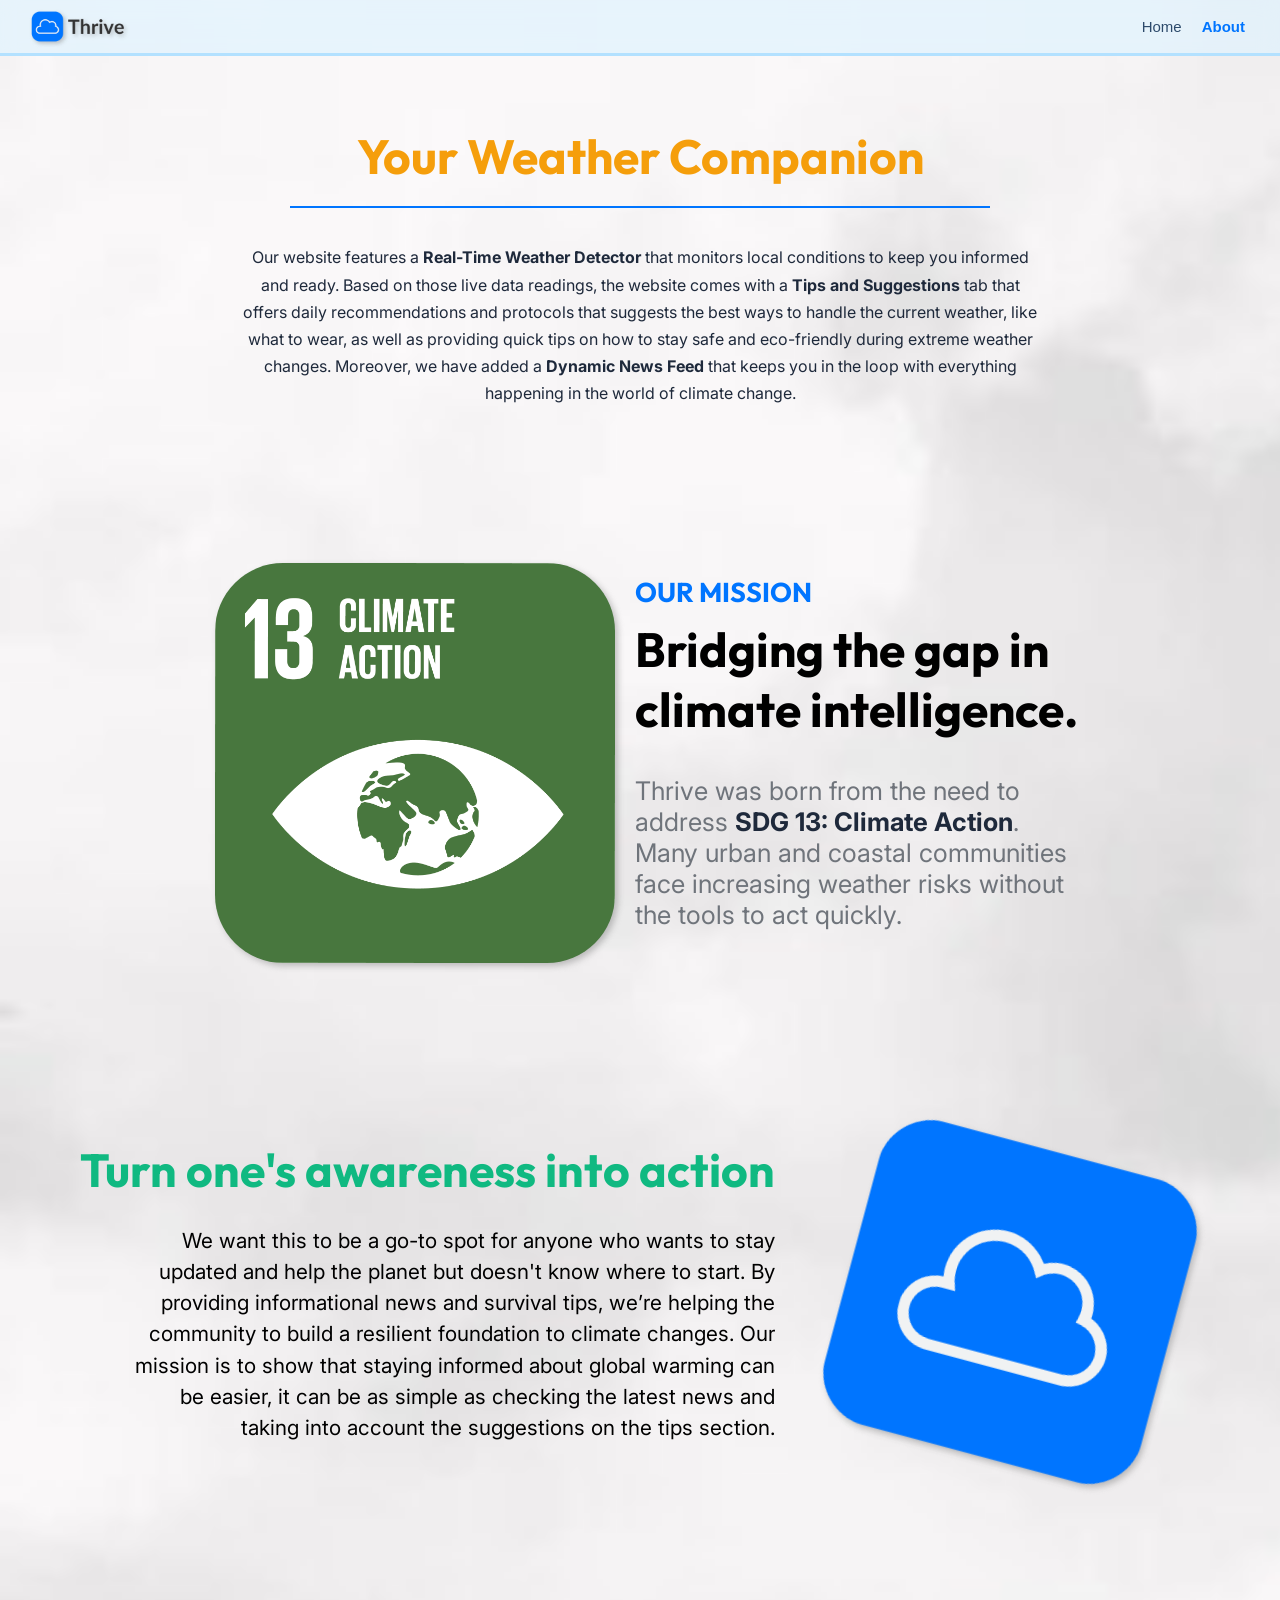
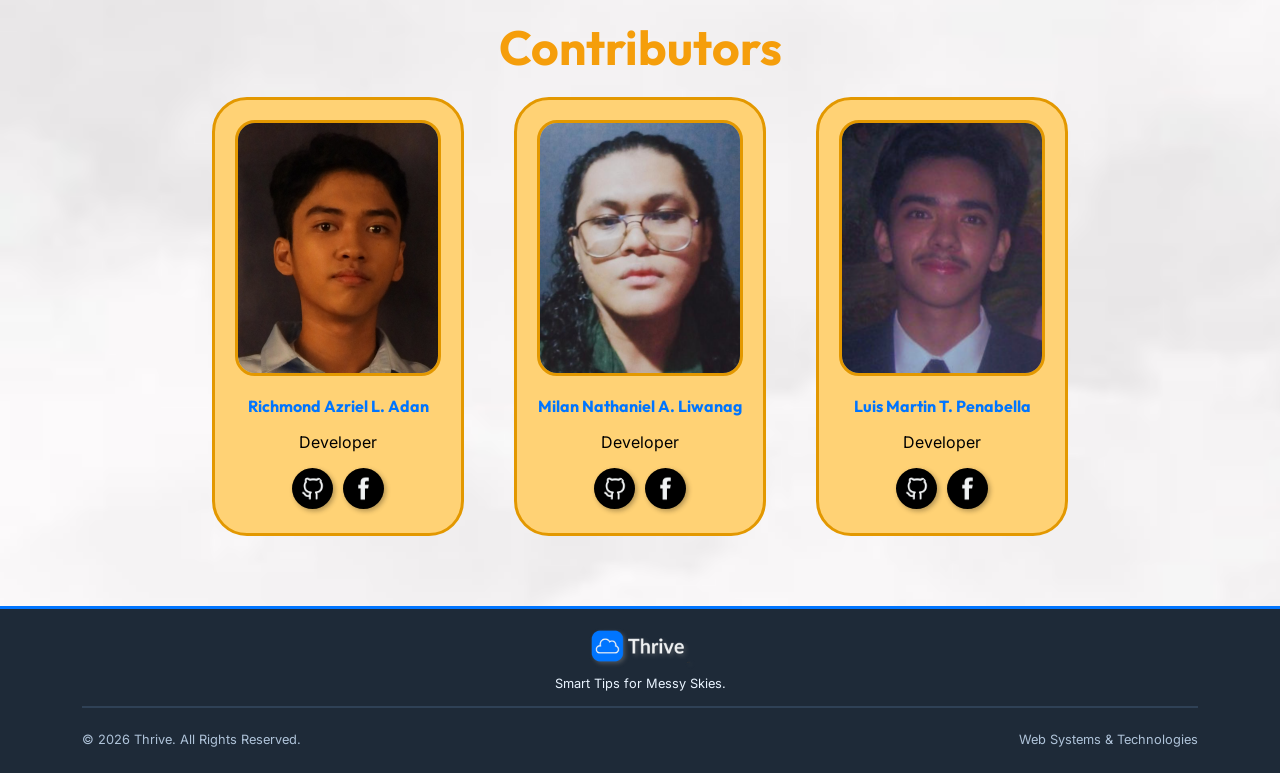
<file: about.html>
<!DOCTYPE html>
<html lang="en">
<head>
    <meta charset="UTF-8">
    <meta name="viewport" content="width=device-width, initial-scale=1.0">
    <title>Thrive | Your Weather Companion</title>
    <link rel="stylesheet" href="about_style.css">
    <link rel="icon" type="image/png" href="assets/icons/Logo.png">
    <link rel="preconnect" href="https://fonts.googleapis.com">
    <link rel="preconnect" href="https://fonts.gstatic.com" crossorigin>
    <link href="https://fonts.googleapis.com/css2?family=Outfit:wght@100..900&display=swap" rel="stylesheet">
    <link href="https://fonts.googleapis.com/css2?family=Inter:ital,opsz,wght@0,14..32,100..900;1,14..32,100..900&family=Outfit:wght@100..900&display=swap" rel="stylesheet">
</head>
<body>
    <nav class= "navbar">
        <a href="index.html"><img src="assets/icons/Thrive.png" alt="Thrive Logo" class="logo"></a>

        <div class="nav-links">
            <a href="index.html">Home</a>
            <a href="about.html" class="active">About</a>
        </div>
    </nav>

    <main>
        <div class="container">
            <div class="card" id="about-website">
                <h1>Your Weather Companion</h1>
                <hr>
                <p>Our website features a <strong>Real-Time Weather Detector</strong> that monitors local conditions to keep you informed and ready. Based on those live data readings, the website comes with a <strong>Tips and Suggestions</strong> tab that offers daily recommendations and protocols that suggests the best ways to handle the current weather, like what to wear, as well as providing quick tips on how to stay safe and eco-friendly during extreme weather changes. Moreover, we have added a <strong>Dynamic News Feed</strong> that keeps you in the loop with everything happening in the world of climate change.</p>
            </div>

            <div class="card" id="problem">
                    <a href="https://sdgs.un.org/goals/goal13" target="_blank"><img src="assets/icons/SDG13.png" alt="SDG 13" class="problem-image"></a>
                    
                    <div class="problem-info">
                        <h3>Our Mission</h3>
                        <h2>Bridging the gap in climate intelligence.</h2>
                        <p>Thrive was born from the need to address <strong>SDG 13: Climate Action</strong>. Many urban and coastal communities face increasing weather risks without the tools to act quickly.</p>
                    </div>    
            </div>
            
            <div class="card" id="purpose">
                <div class="purpose-info">
                    <h2>Turn one's awareness into action</h2>
                    <p>We want this to be a go-to spot for anyone who wants to stay updated and help the planet but doesn't know where to start. By providing informational news and survival tips, we’re helping the community to build a resilient foundation to climate changes. Our mission is to show that staying informed about global warming can be easier, it can be as simple as checking the latest news and taking into account the suggestions on the tips section.</p>
                </div>

                <img src="assets/icons/Logo.png" alt="Thrive-Logo" class="purpose-image">
            </div>

            <div class="card" id="about-us">
                <h1>Contributors</h1>

                <div class="members">
                    <div class="member-card">
                        <img src="assets/members/rich.png" alt="Adan Background" class="our-picture">
                        <p class="name">Richmond Azriel L. Adan</p>
                        <p class="role">Developer</p>

                        <div class="contacts">
                            <a href="https://github.com/Azriel032" target="_blank"><img src="assets/icons/Github.png" alt="Github" class="contact"></a>
                            <a href="https://www.facebook.com/richmondazriel.lazaroadan" target="_blank"><img src="assets/icons/Facebook.png" alt="Facebook" class="contact"></a>
                        </div>
                    </div>
                    <div class="member-card">
                        <img src="assets/members/milan.png" alt="Milan Liwanag" class="our-picture">
                        <p class="name">Milan Nathaniel A. Liwanag</p>
                        <p class="role">Developer</p>

                        <div class="contacts">
                            <a href="https://github.com/ImNateLiwanag" target="_blank"><img src="assets/icons/Github.png" alt="Github" class="contact"></a>
                            <a href="https://www.facebook.com/Lumiel.03" target="_blank"><img src="assets/icons/Facebook.png" alt="Facebook" class="contact"></a>
                        </div>
                    </div>
                    <div class="member-card">
                        <img src="assets/members/luis.png" alt="Luis Penabella" class="our-picture">
                        <p class="name">Luis Martin T. Penabella</p>
                        <p class="role">Developer</p>

                        <div class="contacts">
                            <a href="https://github.com/luis-mtp" target="_blank"><img src="assets/icons/Github.png" alt="Github" class="contact"></a>  
                            <a href="https://www.facebook.com/cookietrashh" target="_blank"><img src="assets/icons/Facebook.png" alt="Facebook" class="contact"></a>
                        </div>
                    </div> 
                </div>
            </div>
        </div>
    </main>

    <footer class="footer">
        <a href="index.html"><img src="assets/icons/Thrive2.png" alt="Thrive Logo" class="logo"></a>
        <p class="slogan">Smart Tips for Messy Skies.</p>
        <hr>
        <div class="footer-texts">
            <p>© 2026 Thrive. All Rights Reserved.</p>
            <p>Web Systems & Technologies</p>
        </div>
    </footer>
</body>
</html>
</file>
<file: about_style.css>
html {
    scroll-snap-type: y proximity;
    scroll-padding-top: 100px; /* Adjust this value based on the height of your navbar */
    scroll-behavior: smooth;
}

/* Framework for about page */
body {
    display: grid;
    grid-template-rows: auto 1fr auto;
    grid-template-areas: 
        "navbar"
        "main"
        "footer";
    min-height: 100vh;
    margin: 0px; /* temporary margin to show grid areas (make margin: 0 if done) */

    nav, main, footer {
        padding: 10px;
    }
    background-image: url("assets/bg.png"); /* temporary background image */
    background-size: cover;

    background-color: #F8FAFC; /* temporary background color */
}
body p {
    cursor: default;
}
nav {
    grid-area: navbar;
    position: sticky;
    top: 0;
    z-index: 1000;
    background: rgba(224, 242, 254, 0.7);
    backdrop-filter: blur(10px);

    border-bottom: 3px solid #B3E1FF;
}
main {
    grid-area: main;

    /* border: 1px solid black; /* temporary border */
}
.footer {
    grid-area: footer;
    display: flex;
    flex-direction: column;
    align-items: center;
    padding: 20px;
    background-color: #1E2A38;

    border-top: 3px solid #0075FF;
}

/* Footer */
.slogan {
    margin-bottom: -5px;
    color: #EAF4FF;
    font-family: "Inter", sans-serif;
    font-size: 0.8rem;
}
.footer hr {
    width: 90%;
    margin: 20px 0;
    border: 0;
    border-top: 2px solid #2F4156;
}
.footer-texts {
    display: flex;
    justify-content: space-between;
    width: 90%;
    line-height: 0;
    color: #AFC3D9;
    font-family: "Inter", sans-serif;
    font-size: 0.8rem;
}

/* Navigation Panel */
.navbar {
    display: flex;
    justify-content: space-between;
    align-items: center;
    padding: 10px 30px;
}
ul {
    writing-mode: vertical-rl;
    text-orientation: mixed;
    gap: 40px;
    list-style: none;
    margin: 0;

    display: flex;
}
.logo {
    display: block;
    width: 100px;
    filter: drop-shadow(2px 2px 2px rgba(128, 128, 128, 0.475));
}
.nav-links {
    display: flex;
    gap: 20px;

    padding: 5px;
}
.nav-links a{
    text-decoration: none;
    font-size: 15px;
    font-family: sans-serif;
    color: #2D4A6B;

    position: relative;
}
.nav-links a.active {
    color: #0075FF;
    font-weight: bold;
}
.nav-links a::before {
    content: "";
    position: absolute;
    bottom: -2px;
    left: 0;
    width: 0;
    height: 2px;
    background-color: #0075FF;
    transition: all .5s;
}
.nav-links a:hover::before {
    width:100%
}

/* Main Content */
.container {
    display: flex;
    flex-direction: column;
    padding: 50px 0;
    gap: 100px;

    max-width: 1800px;
    margin-inline: auto;

    /* border: 1px solid black; /* temporary border */
}

.card { /* Card styles */
    padding: 10px;
    display: flex;
    flex-direction: column;
    align-items: center;
    /* border: 1px solid black; /* temporary border */
}
#problem, #purpose {
    scroll-snap-align: start;
    scroll-snap-stop: always;
}
.card h1 { /* Card headers' styles */
    margin: 0;
    margin-bottom: 10px;
    font-family: "Outfit", sans-serif;
    color: #F59E0B;
    font-size: 3rem;
    margin: 0;

    /* border: 1px solid black; /* temporary border */
}

/* About Website */
#about-website hr {
    width: 700px;
    margin: 20px 0;
    border: 0;
    border-top: 2px solid #0075FF;

    /* border: 1px solid black; /* temporary border */
}
#about-website p {
    width: 800px;
    text-align: center;
    line-height: 1.7;
    font-family: "Inter", sans-serif;
    color: #1E293B;

    /* border: 1px solid black; /* temporary border */
}

/* Problem */
#problem {
    flex-direction: row;
    justify-content: center;
}
.problem-image {
    width: 400px;
    padding: 20px;
    border-radius: 20%;
    filter: drop-shadow(3px 3px 3px rgba(128, 128, 128, 0.475));

    transition: transform .2s;

    /* border: 1px solid black; /* temporary border */
}
.problem-image:hover {
    transform: scale(1.05);
}
.problem-info {
    display: flex;
    flex-direction: column;
    gap: 10px;

    /* border: 1px solid black; /* temporary border */
}
.problem-info h3 {
    width: 200px;
    font-size: 1.7rem;
    font-family: "Outfit", sans-serif;
    text-transform: uppercase;
    margin: 0;
    color: #0075FF;

    /* border: 1px solid black; /* temporary border */
}
.problem-info h2 {
    width: 450px; /* change depending on font size */
    font-size: 3em;
    font-family: "Outfit", sans-serif;
    margin: 0; /* removes default margin and decreace gap between h3 and p */

    /* border: 1px solid black; /* temporary border */
}
.problem-info p {
    width: 450px; /* change depending on font size */
    font-size: 1.6rem;
    font-family: "Inter", sans-serif;
    color: #6F747B;
    
    /* border: 1px solid black; /* temporary border */
}
.problem-info strong {
    color: #1E293B;
}

/* Purpose */
#purpose {
    flex-direction: row;
    justify-content: center;
    gap: 40px;
}
.purpose-info {
    display: flex;
    flex-direction: column;
    gap: 5px; /* gap between text and image */
    align-items: end;

    /* border: 1px solid black; /* temporary border */
}
.purpose-info h2 {
    width: 700px;
    font-size: 2.9em;
    font-family: "Outfit", sans-serif;
    margin: 0;
    text-align: end;
    color: #10B981;

    /* border: 1px solid black; /* temporary border */
}
.purpose-info p {
    width: 650px;
    text-align: end;
    font-size: 1.3rem;
    font-family: "Inter", sans-serif;
    line-height: 1.5;

    /* border: 1px solid black; /* temporary border */
}
.purpose-image {
    width: 350px;
    filter: drop-shadow(3px 3px 3px rgba(128, 128, 128, 0.475));
    padding: 20px;
    transform: rotate(15deg); /* rotate effect affects the outline */

    /* border: 1px solid black; /* temporary border */
}

/* Contributors */
#about-us {
    display: flex;
    flex-direction: column;
    align-items: center; /* align-items is y-axis and justify-content is x-axis */
    gap: 20px;
}
.members {
    display: flex;
    justify-content: center;
    gap: 50px;

    /* padding: 5px; /* Temporary padding */
    /* border: 1px solid black; /* temporary border */
}
.member-card {
    display: flex;
    flex-direction: column;
    justify-content: center;
    align-items: center;
    padding: 20px;
    border-radius: 35px;

    background-color: #FFD275; /* temporary color */
    border: 3px solid #E39800; /* temporary color */

    transition: transform 0.3s ease, box-shadow 0.3s ease;
}
.member-card:hover {
    transform: translateY(-10px);
    box-shadow: 0 10px 20px rgba(15, 91, 255, 0.5); /* temporary color */
}
.our-picture {
    width: 200px;
    height: 250px;
    object-fit: cover;
    border-radius: 20px;
    margin-bottom: 20px;

    border: 3px solid #E39800;
}
.member-card .name {
    font-size: 1rem;
    font-family: "Outfit", sans-serif;
    color: #0075FF;
    font-weight: bold;
    margin: 0;

    /* border: 1px solid black; /* temporary border */
}
.member-card .role {
    font-size: 1rem;
    font-family: "Inter", sans-serif;

    /* border: 1px solid black; /* temporary border */
}
.contacts {
    display: flex;
    gap: 10px;
}
.contact {
    width: 25px;
    height: 25px;
    padding: 8px;
    background-color: black;
    border-radius: 50%;
    box-shadow: 2px 2px 5px rgba(0, 0, 0, 0.3);

    transition: background-color 0.4s ease;
}
.contacts a:hover .contact {
    background-color: #0075FF;
}
</file>
